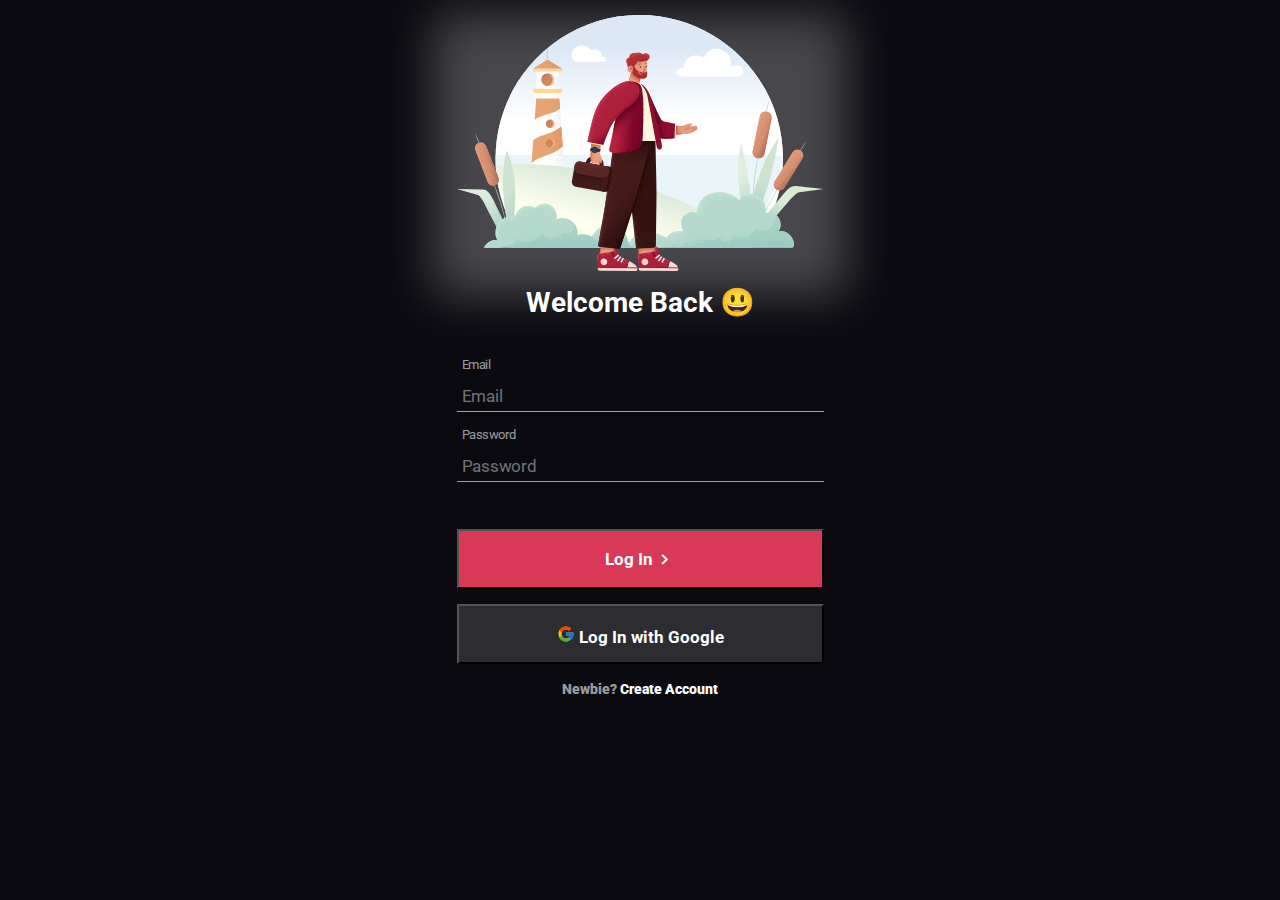
<file: index.html>
<!DOCTYPE html>
<html lang="pt-br">

<head>
    <meta charset="UTF-8">
    <meta name="viewport" content="width=device-width, initial-scale=1.0">
    <link rel="preconnect" href="https://fonts.googleapis.com">
    <link rel="preconnect" href="https://fonts.gstatic.com" crossorigin>
    <link href="https://fonts.googleapis.com/css2?family=Roboto:wght@400;700;900&display=swap" rel="stylesheet">
    <link rel="stylesheet" href="styles.css">
    <link href='https://unpkg.com/boxicons@2.1.4/css/boxicons.min.css' rel='stylesheet'>

    <title>Login App</title>
</head>

<body>
    <main>
        <div class="blur"></div>
        <img src="./assets/logIn.svg" alt="Homem com mala" />
        <h1>Welcome Back 😃</h1>
        <div class="container-inputs">
            <label>Email</label>
            <input placeholder="Email" type="email" />

            <label>Password</label>
            <input placeholder="Password" type="password" />
        </div>

        <button class="btn-login">Log In <i class='bx bx-chevron-right'></i>
        </button>
        <button class="btn-google">
            <img src="./assets/icon-google.svg" alt="LogoGoogle" />
            Log In with Google
        </button>
    
        <div>
            <a href="./signup.html" class="container-link">Newbie?
                <span>Create Account</span>
            </a>
        </div>
    </main>
</body>

</html>
</file>
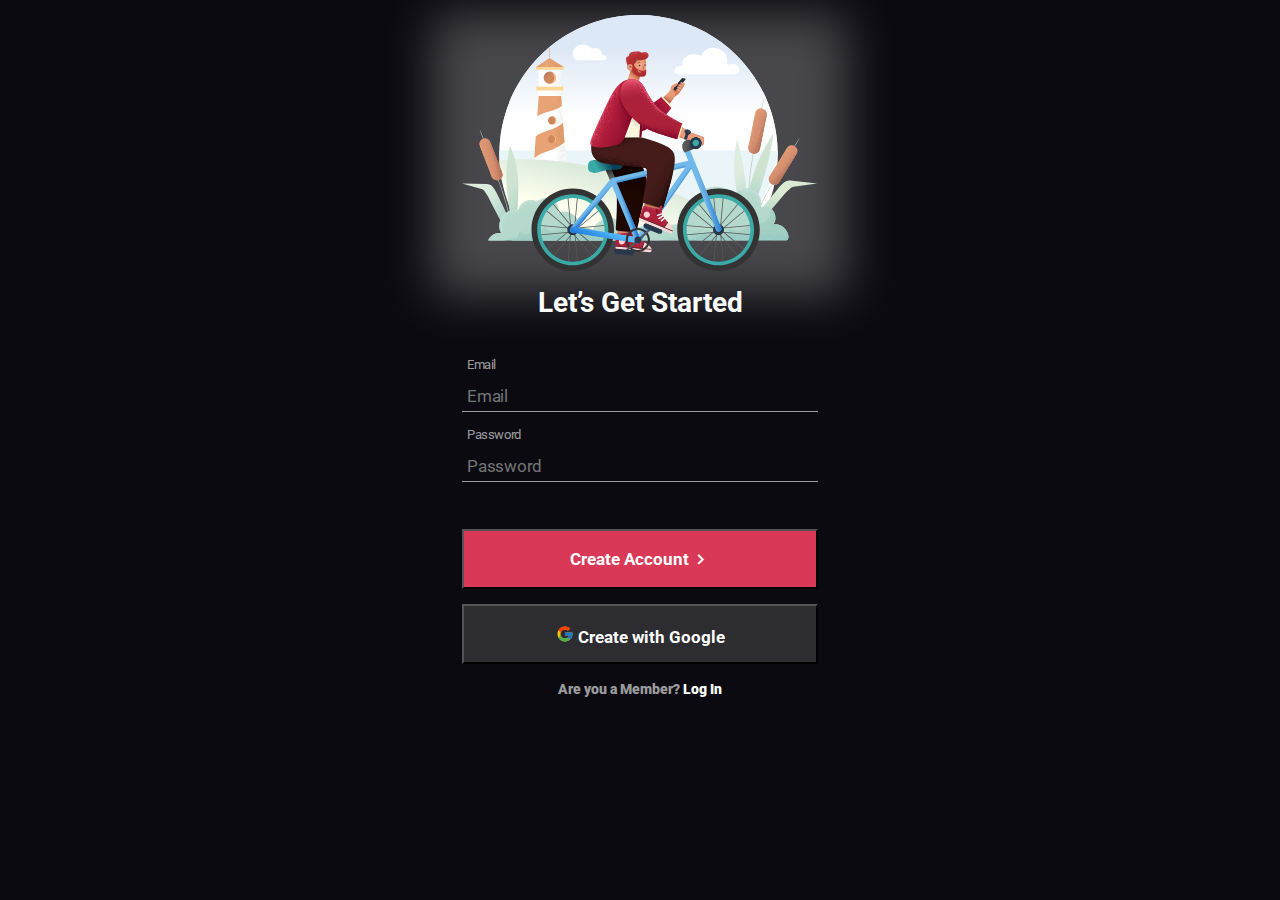
<file: signup.html>
<!DOCTYPE html>
<html lang="pt-br">

<head>
    <meta charset="UTF-8">
    <meta name="viewport" content="width=device-width, initial-scale=1.0">
    <link rel="preconnect" href="https://fonts.googleapis.com">
    <link rel="preconnect" href="https://fonts.gstatic.com" crossorigin>
    <link href="https://fonts.googleapis.com/css2?family=Roboto:wght@400;700;900&display=swap" rel="stylesheet">
    <link rel="stylesheet" href="styles.css">
    <link href='https://unpkg.com/boxicons@2.1.4/css/boxicons.min.css' rel='stylesheet'>

    <title>Login App</title>
</head>

<body>
    <main>
        <div class="blur"></div>
        <img src="./assets/signUp.svg" alt="Homem na bike" />
        <h1>Let’s Get Started</h1>
        <div class="container-inputs">
            <label>Email</label>
            <input placeholder="Email" type="email" />

            <label>Password</label>
            <input placeholder="Password" type="password" />
        </div>

        <button class="btn-login">Create Account <i class='bx bx-chevron-right'></i>
        </button>
        <button class="btn-google">
            <img src="./assets/icon-google.svg" alt="LogoGoogle" />
            Create with Google
        </button>
    
        <div>
            <a href="./index.html" class="container-link">Are you a Member?
                <span>Log In</span>
            </a>
        </div>
    </main>
</body>

</html>
</file>
<file: styles.css>
* {
    margin: 0;
    padding: 0;
    box-sizing: border-box;
    font-family: "Roboto", sans-serif;
}

body {
    display: flex;
    justify-content: center;
    background-color: #0A0A10;
}

main {
    display: flex;
    flex-direction: column;
    align-items: center;
    padding: 15px 0px;
    max-width: 414px;
    min-height: 100vh;
    gap: 15px;
    position: relative;
}

.blur {
    width: 414px;
    height: 280px;
    background: #ffffff;
    position: absolute;
    z-index: -1;
    opacity: 0.25;
    filter: blur(24px);
}

h1 {
    font-size: 28px;
    font-weight: 700;
    line-height: 33px;
    text-align: center;
    color: #ffffff;
}

.container-inputs {
    width: 100%;
    margin-top: 20px;
    display: flex;
    flex-direction: column;
}

label {
    font-weight: 400;
    font-size: 13px;
    line-height: 22px;
    letter-spacing: -0.408px;
    color: rgba(255, 255, 255, 0.6);
    margin-bottom: 4px;
    margin-left: 5px;
}

input {
    width: 100%;
    height: 32px;
    margin-bottom: 12px;
    background: transparent;
    outline: none;
    border: none;
    border-bottom: 1px solid rgba(255, 255, 255, 0.6);
    font-weight: 400;
    font-size: 17px;
    line-height: 20px;
    letter-spacing: -0.24px;
    color: #ffffff;
    padding-left: 5px;
}

input ::placeholder {
    font-weight: 400;
    font-size: 17px;
    line-height: 20px;
    letter-spacing: -0.24px;
    color: #ffffff;
}

.btn-login {
    margin-top: 20px;
    width: 100%;
    height: 60px;
    background: #D93856;
    color: #ffffff;
    font-size: 17px;
    font-weight: 700;
    line-height: 2px;
    text-align: center;
    display: flex;
    align-items: center;
    justify-content: center;
    transition: 0.3s ease;
}

.btn-login:hover {
    background: yellow;
    color: black;
    cursor: pointer;
    opacity: 0.8;
}

.btn-login:active {
   opacity: 0.6; 
}

i {
    font-weight: 700;
    font-size: 22px;
    line-height: 2px;
}

.btn-google {
    width: 100%;
    height: 60px;
    background: rgba(255, 255, 255, 0.14);
    color: #ffffff;
    font-size: 17px;
    font-weight: 700;
    line-height: 2px;
    text-align: center;
    gap: 15px;
}

.btn-google:hover {
    background: yellow;
    color: black;
    cursor: pointer;
    opacity: 0.8;
}

.btn-google:active {
   opacity: 0.6; 
}

.container-link {
    margin-top: 20px;
    position: relative;
}

a {
    font-weight: 900;
    font-size: 14px;
    line-height: 16px;
    color: rgba(255, 255, 255, 0.6);
    text-decoration: none;
    transition: 0.3s ease;
}

a::after{
    content: "";
    width: 0;
    height: 2px;
    position: absolute;
    background: yellow;
    bottom: -3px;
    left: 0;
    transition: 0.3s ease
}

a:hover::after {
    content: "";
    width: 100%;
    height: 2px;
    position: absolute;
    background: yellow;
    bottom: -3px;
    left: 0;
}

span {
    color: #ffffff;
}
</file>
